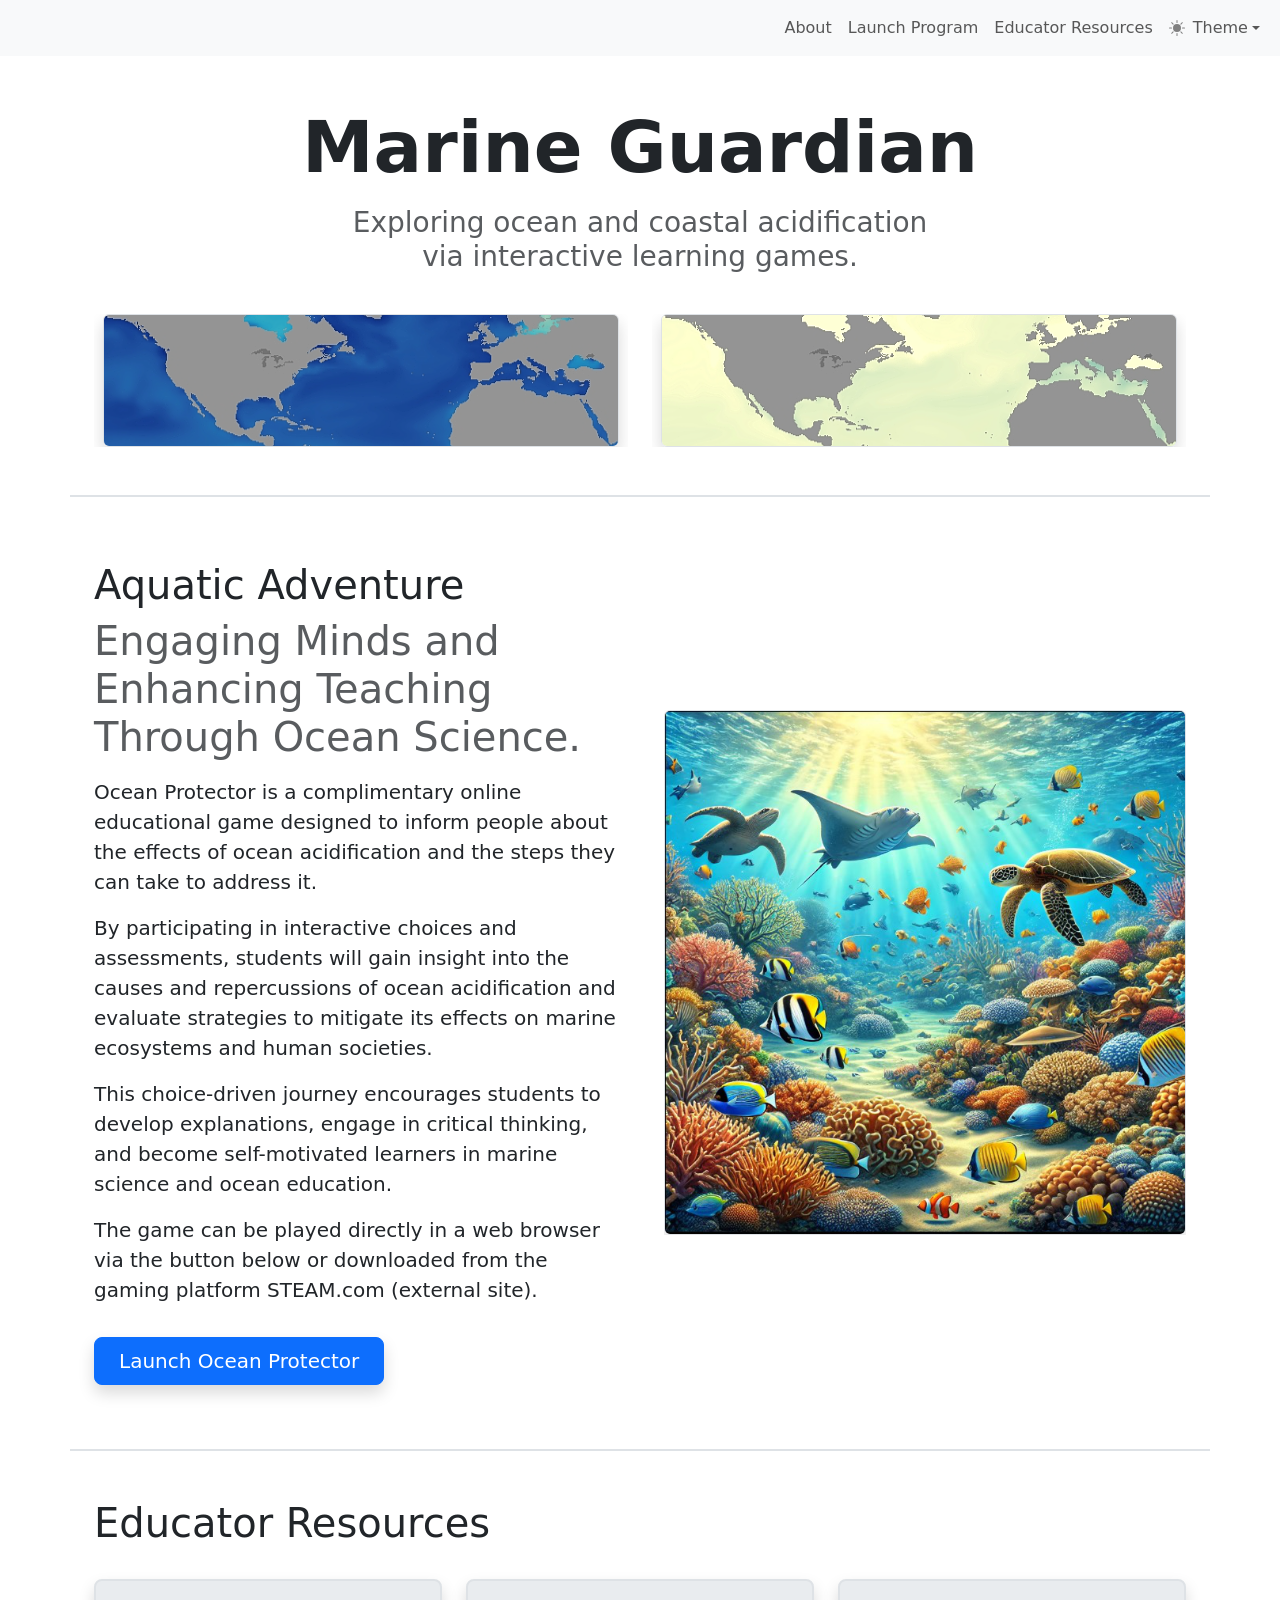
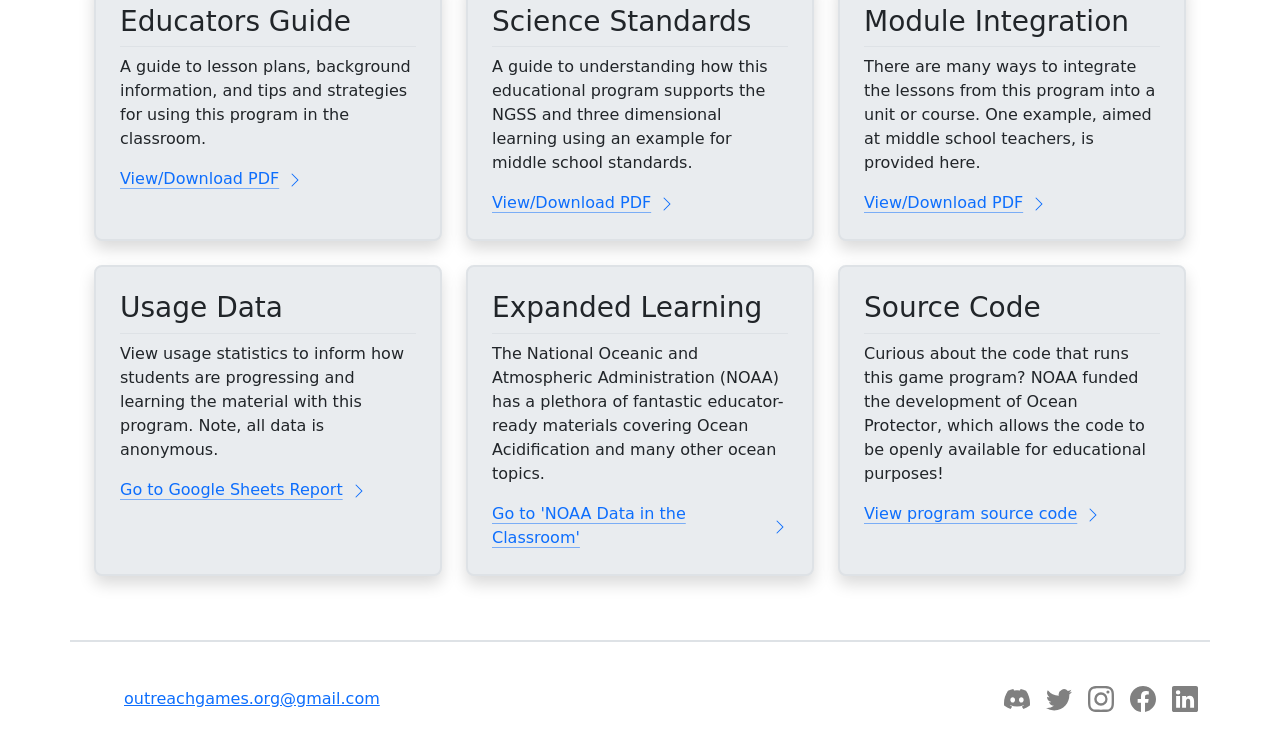
<file: OceanProtector/main.html>
<!doctype html>
<html lang="en" data-bs-theme="auto">

<head>
  <meta charset="utf-8">
  <meta name="viewport" content="width=device-width, initial-scale=1">
  <meta name="description" content="Ocean Protector is an educational game for learning about ocean acidification">
  <meta name="author" content="Alex Zimmerman">
  <meta name="generator" content="Outreach Games, Ocean Protector Game">
  <title>Marine Guardian</title>

  <meta name="keywords" content="outreach, games, education, ocean acidification">

  <link rel="apple-touch-icon" sizes="180x180" href="favicon_io/apple-touch-icon.png">
  <link rel="icon" type="image/png" sizes="32x32" href="favicon_io/favicon-32x32.png">
  <link rel="icon" type="image/png" sizes="16x16" href="favicon_io/favicon-16x16.png">
  <link rel="manifest" href="site.webmanifest">

  <link href="https://cdn.jsdelivr.net/npm/bootstrap@5.3.2/dist/css/bootstrap.min.css" 
    rel="stylesheet" integrity="sha384-T3c6CoIi6uLrA9TneNEoa7RxnatzjcDSCmG1MXxSR1GAsXEV/Dwwykc2MPK8M2HN" crossorigin="anonymous"
  >

  <!--Custom Effects-->
  <script src="../common_files/theme_switch.js"></script>
  <link rel="stylesheet" type="text/css" href="../common_files/custom.css">
  <style>
    .bubble {
            position: absolute;
            width: 40px;
            height: 40px;
            background: radial-gradient(circle, rgba(255, 255, 255, 0.8) 20%, rgba(117, 172, 231, 0.6) 60%, rgba(140, 183, 223, 0.4) 100%);
            border-radius: 50%;
            box-shadow: 0 0 10px rgba(117, 172, 231, 0.6), inset 0 0 5px rgba(140, 183, 223, 0.4) ;
            pointer-events: none;
            animation: rise 4s infinite ease-in;
        }
        @keyframes rise {
            0% {
                transform: translateY(0);
                opacity: 1;
            }
            100% {
                transform: translateY(-300px);
                opacity: 0;
            }
        }
    </style>
    <script>
      document.addEventListener('click', function(e) {
          for (let i = 0; i < 5; i++) { // Generate multiple bubbles
              let bubble = document.createElement('div');
              bubble.classList.add('bubble');
              let size = Math.random() * 30 + 10; // Random size between 10px and 40px
              bubble.style.width = `${size}px`;
              bubble.style.height = `${size}px`;
              bubble.style.left = `${e.pageX - size / 2}px`; // Exact horizontal position
              bubble.style.top = `${e.pageY - size / 2}px`; // Exact vertical position
              bubble.style.animationDuration = `${Math.random() * 2 + 3}s`; // Random duration between 3s and 5s
              document.body.appendChild(bubble);
              
              // Remove bubble after animation
              setTimeout(() => {
                  bubble.remove();
              }, 5000);
          }
      });
  </script>
</head>

<!-- Google tag (gtag.js) -->
<script async src="https://www.googletagmanager.com/gtag/js?id=G-T2FG4JT50E"></script>
<script>
  window.dataLayer = window.dataLayer || [];
  function gtag(){dataLayer.push(arguments);}
  gtag('js', new Date());

  gtag('config', 'G-T2FG4JT50E');
</script>

<body>

  <!--Icons-->
  <svg xmlns="http://www.w3.org/2000/svg" style="display: none;">
    <symbol id="arrow-right-short" viewBox="0 0 16 16">
      <path fill-rule="evenodd"
        d="M4 8a.5.5 0 0 1 .5-.5h5.793L8.146 5.354a.5.5 0 1 1 .708-.708l3 3a.5.5 0 0 1 0 .708l-3 3a.5.5 0 0 1-.708-.708L10.293 8.5H4.5A.5.5 0 0 1 4 8z" />
    </symbol>
    <symbol id="book-half" viewBox="0 0 16 16">
      <path
        d="M8.5 2.687c.654-.689 1.782-.886 3.112-.752 1.234.124 2.503.523 3.388.893v9.923c-.918-.35-2.107-.692-3.287-.81-1.094-.111-2.278-.039-3.213.492V2.687zM8 1.783C7.015.936 5.587.81 4.287.94c-1.514.153-3.042.672-3.994 1.105A.5.5 0 0 0 0 2.5v11a.5.5 0 0 0 .707.455c.882-.4 2.303-.881 3.68-1.02 1.409-.142 2.59.087 3.223.877a.5.5 0 0 0 .78 0c.633-.79 1.814-1.019 3.222-.877 1.378.139 2.8.62 3.681 1.02A.5.5 0 0 0 16 13.5v-11a.5.5 0 0 0-.293-.455c-.952-.433-2.48-.952-3.994-1.105C10.413.809 8.985.936 8 1.783z" />
    </symbol>
    <symbol id="box-seam" viewBox="0 0 16 16">
      <path
        d="M8.186 1.113a.5.5 0 0 0-.372 0L1.846 3.5l2.404.961L10.404 2l-2.218-.887zm3.564 1.426L5.596 5 8 5.961 14.154 3.5l-2.404-.961zm3.25 1.7-6.5 2.6v7.922l6.5-2.6V4.24zM7.5 14.762V6.838L1 4.239v7.923l6.5 2.6zM7.443.184a1.5 1.5 0 0 1 1.114 0l7.129 2.852A.5.5 0 0 1 16 3.5v8.662a1 1 0 0 1-.629.928l-7.185 2.874a.5.5 0 0 1-.372 0L.63 13.09a1 1 0 0 1-.63-.928V3.5a.5.5 0 0 1 .314-.464L7.443.184z" />
    </symbol>
    <symbol id="braces" viewBox="0 0 16 16">
      <path
        d="M2.114 8.063V7.9c1.005-.102 1.497-.615 1.497-1.6V4.503c0-1.094.39-1.538 1.354-1.538h.273V2h-.376C3.25 2 2.49 2.759 2.49 4.352v1.524c0 1.094-.376 1.456-1.49 1.456v1.299c1.114 0 1.49.362 1.49 1.456v1.524c0 1.593.759 2.352 2.372 2.352h.376v-.964h-.273c-.964 0-1.354-.444-1.354-1.538V9.663c0-.984-.492-1.497-1.497-1.6zM13.886 7.9v.163c-1.005.103-1.497.616-1.497 1.6v1.798c0 1.094-.39 1.538-1.354 1.538h-.273v.964h.376c1.613 0 2.372-.759 2.372-2.352v-1.524c0-1.094.376-1.456 1.49-1.456V7.332c-1.114 0-1.49-.362-1.49-1.456V4.352C13.51 2.759 12.75 2 11.138 2h-.376v.964h.273c.964 0 1.354.444 1.354 1.538V6.3c0 .984.492 1.497 1.497 1.6z" />
    </symbol>
    <symbol id="braces-asterisk" viewBox="0 0 16 16">
      <path fill-rule="evenodd"
        d="M1.114 8.063V7.9c1.005-.102 1.497-.615 1.497-1.6V4.503c0-1.094.39-1.538 1.354-1.538h.273V2h-.376C2.25 2 1.49 2.759 1.49 4.352v1.524c0 1.094-.376 1.456-1.49 1.456v1.299c1.114 0 1.49.362 1.49 1.456v1.524c0 1.593.759 2.352 2.372 2.352h.376v-.964h-.273c-.964 0-1.354-.444-1.354-1.538V9.663c0-.984-.492-1.497-1.497-1.6ZM14.886 7.9v.164c-1.005.103-1.497.616-1.497 1.6v1.798c0 1.094-.39 1.538-1.354 1.538h-.273v.964h.376c1.613 0 2.372-.759 2.372-2.352v-1.524c0-1.094.376-1.456 1.49-1.456v-1.3c-1.114 0-1.49-.362-1.49-1.456V4.352C14.51 2.759 13.75 2 12.138 2h-.376v.964h.273c.964 0 1.354.444 1.354 1.538V6.3c0 .984.492 1.497 1.497 1.6ZM7.5 11.5V9.207l-1.621 1.621-.707-.707L6.792 8.5H4.5v-1h2.293L5.172 5.879l.707-.707L7.5 6.792V4.5h1v2.293l1.621-1.621.707.707L9.208 7.5H11.5v1H9.207l1.621 1.621-.707.707L8.5 9.208V11.5h-1Z" />
    </symbol>
    <symbol id="check2" viewBox="0 0 16 16">
      <path
        d="M13.854 3.646a.5.5 0 0 1 0 .708l-7 7a.5.5 0 0 1-.708 0l-3.5-3.5a.5.5 0 1 1 .708-.708L6.5 10.293l6.646-6.647a.5.5 0 0 1 .708 0z" />
    </symbol>
    <symbol id="chevron-right" viewBox="0 0 16 16">
      <path fill-rule="evenodd"
        d="M4.646 1.646a.5.5 0 0 1 .708 0l6 6a.5.5 0 0 1 0 .708l-6 6a.5.5 0 0 1-.708-.708L10.293 8 4.646 2.354a.5.5 0 0 1 0-.708z">
      </path>
    </symbol>
    <symbol id="chevron-expand" viewBox="0 0 16 16">
      <path fill-rule="evenodd"
        d="M3.646 9.146a.5.5 0 0 1 .708 0L8 12.793l3.646-3.647a.5.5 0 0 1 .708.708l-4 4a.5.5 0 0 1-.708 0l-4-4a.5.5 0 0 1 0-.708zm0-2.292a.5.5 0 0 0 .708 0L8 3.207l3.646 3.647a.5.5 0 0 0 .708-.708l-4-4a.5.5 0 0 0-.708 0l-4 4a.5.5 0 0 0 0 .708z" />
    </symbol>
    <symbol id="circle-half" viewBox="0 0 16 16">
      <path d="M8 15A7 7 0 1 0 8 1v14zm0 1A8 8 0 1 1 8 0a8 8 0 0 1 0 16z" />
    </symbol>
    <symbol id="clipboard" viewBox="0 0 16 16">
      <path
        d="M4 1.5H3a2 2 0 0 0-2 2V14a2 2 0 0 0 2 2h10a2 2 0 0 0 2-2V3.5a2 2 0 0 0-2-2h-1v1h1a1 1 0 0 1 1 1V14a1 1 0 0 1-1 1H3a1 1 0 0 1-1-1V3.5a1 1 0 0 1 1-1h1v-1z" />
      <path
        d="M9.5 1a.5.5 0 0 1 .5.5v1a.5.5 0 0 1-.5.5h-3a.5.5 0 0 1-.5-.5v-1a.5.5 0 0 1 .5-.5h3zm-3-1A1.5 1.5 0 0 0 5 1.5v1A1.5 1.5 0 0 0 6.5 4h3A1.5 1.5 0 0 0 11 2.5v-1A1.5 1.5 0 0 0 9.5 0h-3z" />
    </symbol>
    <symbol id="code" viewBox="0 0 16 16">
      <path
        d="M5.854 4.854a.5.5 0 1 0-.708-.708l-3.5 3.5a.5.5 0 0 0 0 .708l3.5 3.5a.5.5 0 0 0 .708-.708L2.707 8l3.147-3.146zm4.292 0a.5.5 0 0 1 .708-.708l3.5 3.5a.5.5 0 0 1 0 .708l-3.5 3.5a.5.5 0 0 1-.708-.708L13.293 8l-3.147-3.146z" />
    </symbol>
    <symbol id="file-earmark-richtext" viewBox="0 0 16 16">
      <path
        d="M14 4.5V14a2 2 0 0 1-2 2H4a2 2 0 0 1-2-2V2a2 2 0 0 1 2-2h5.5L14 4.5zm-3 0A1.5 1.5 0 0 1 9.5 3V1H4a1 1 0 0 0-1 1v12a1 1 0 0 0 1 1h8a1 1 0 0 0 1-1V4.5h-2z" />
      <path
        d="M4.5 12.5A.5.5 0 0 1 5 12h3a.5.5 0 0 1 0 1H5a.5.5 0 0 1-.5-.5zm0-2A.5.5 0 0 1 5 10h6a.5.5 0 0 1 0 1H5a.5.5 0 0 1-.5-.5zm1.639-3.708 1.33.886 1.854-1.855a.25.25 0 0 1 .289-.047l1.888.974V8.5a.5.5 0 0 1-.5.5H5a.5.5 0 0 1-.5-.5V8s1.54-1.274 1.639-1.208zM6.25 6a.75.75 0 1 0 0-1.5.75.75 0 0 0 0 1.5z" />
    </symbol>
    <symbol id="globe2" viewBox="0 0 16 16">
      <path
        d="M0 8a8 8 0 1 1 16 0A8 8 0 0 1 0 8zm7.5-6.923c-.67.204-1.335.82-1.887 1.855-.143.268-.276.56-.395.872.705.157 1.472.257 2.282.287V1.077zM4.249 3.539c.142-.384.304-.744.481-1.078a6.7 6.7 0 0 1 .597-.933A7.01 7.01 0 0 0 3.051 3.05c.362.184.763.349 1.198.49zM3.509 7.5c.036-1.07.188-2.087.436-3.008a9.124 9.124 0 0 1-1.565-.667A6.964 6.964 0 0 0 1.018 7.5h2.49zm1.4-2.741a12.344 12.344 0 0 0-.4 2.741H7.5V5.091c-.91-.03-1.783-.145-2.591-.332zM8.5 5.09V7.5h2.99a12.342 12.342 0 0 0-.399-2.741c-.808.187-1.681.301-2.591.332zM4.51 8.5c.035.987.176 1.914.399 2.741A13.612 13.612 0 0 1 7.5 10.91V8.5H4.51zm3.99 0v2.409c.91.03 1.783.145 2.591.332.223-.827.364-1.754.4-2.741H8.5zm-3.282 3.696c.12.312.252.604.395.872.552 1.035 1.218 1.65 1.887 1.855V11.91c-.81.03-1.577.13-2.282.287zm.11 2.276a6.696 6.696 0 0 1-.598-.933 8.853 8.853 0 0 1-.481-1.079 8.38 8.38 0 0 0-1.198.49 7.01 7.01 0 0 0 2.276 1.522zm-1.383-2.964A13.36 13.36 0 0 1 3.508 8.5h-2.49a6.963 6.963 0 0 0 1.362 3.675c.47-.258.995-.482 1.565-.667zm6.728 2.964a7.009 7.009 0 0 0 2.275-1.521 8.376 8.376 0 0 0-1.197-.49 8.853 8.853 0 0 1-.481 1.078 6.688 6.688 0 0 1-.597.933zM8.5 11.909v3.014c.67-.204 1.335-.82 1.887-1.855.143-.268.276-.56.395-.872A12.63 12.63 0 0 0 8.5 11.91zm3.555-.401c.57.185 1.095.409 1.565.667A6.963 6.963 0 0 0 14.982 8.5h-2.49a13.36 13.36 0 0 1-.437 3.008zM14.982 7.5a6.963 6.963 0 0 0-1.362-3.675c-.47.258-.995.482-1.565.667.248.92.4 1.938.437 3.008h2.49zM11.27 2.461c.177.334.339.694.482 1.078a8.368 8.368 0 0 0 1.196-.49 7.01 7.01 0 0 0-2.275-1.52c.218.283.418.597.597.932zm-.488 1.343a7.765 7.765 0 0 0-.395-.872C9.835 1.897 9.17 1.282 8.5 1.077V4.09c.81-.03 1.577-.13 2.282-.287z" />
    </symbol>
    <symbol id="grid-fill" viewBox="0 0 16 16">
      <path
        d="M1 2.5A1.5 1.5 0 0 1 2.5 1h3A1.5 1.5 0 0 1 7 2.5v3A1.5 1.5 0 0 1 5.5 7h-3A1.5 1.5 0 0 1 1 5.5v-3zm8 0A1.5 1.5 0 0 1 10.5 1h3A1.5 1.5 0 0 1 15 2.5v3A1.5 1.5 0 0 1 13.5 7h-3A1.5 1.5 0 0 1 9 5.5v-3zm-8 8A1.5 1.5 0 0 1 2.5 9h3A1.5 1.5 0 0 1 7 10.5v3A1.5 1.5 0 0 1 5.5 15h-3A1.5 1.5 0 0 1 1 13.5v-3zm8 0A1.5 1.5 0 0 1 10.5 9h3a1.5 1.5 0 0 1 1.5 1.5v3a1.5 1.5 0 0 1-1.5 1.5h-3A1.5 1.5 0 0 1 9 13.5v-3z" />
    </symbol>
    <symbol id="lightning-charge-fill" viewBox="0 0 16 16">
      <path
        d="M11.251.068a.5.5 0 0 1 .227.58L9.677 6.5H13a.5.5 0 0 1 .364.843l-8 8.5a.5.5 0 0 1-.842-.49L6.323 9.5H3a.5.5 0 0 1-.364-.843l8-8.5a.5.5 0 0 1 .615-.09z" />
    </symbol>
    <symbol id="list" viewBox="0 0 16 16">
      <path fill-rule="evenodd"
        d="M2.5 12a.5.5 0 0 1 .5-.5h10a.5.5 0 0 1 0 1H3a.5.5 0 0 1-.5-.5zm0-4a.5.5 0 0 1 .5-.5h10a.5.5 0 0 1 0 1H3a.5.5 0 0 1-.5-.5zm0-4a.5.5 0 0 1 .5-.5h10a.5.5 0 0 1 0 1H3a.5.5 0 0 1-.5-.5z" />
    </symbol>
    <symbol id="magic" viewBox="0 0 16 16">
      <path
        d="M9.5 2.672a.5.5 0 1 0 1 0V.843a.5.5 0 0 0-1 0v1.829Zm4.5.035A.5.5 0 0 0 13.293 2L12 3.293a.5.5 0 1 0 .707.707L14 2.707ZM7.293 4A.5.5 0 1 0 8 3.293L6.707 2A.5.5 0 0 0 6 2.707L7.293 4Zm-.621 2.5a.5.5 0 1 0 0-1H4.843a.5.5 0 1 0 0 1h1.829Zm8.485 0a.5.5 0 1 0 0-1h-1.829a.5.5 0 0 0 0 1h1.829ZM13.293 10A.5.5 0 1 0 14 9.293L12.707 8a.5.5 0 1 0-.707.707L13.293 10ZM9.5 11.157a.5.5 0 0 0 1 0V9.328a.5.5 0 0 0-1 0v1.829Zm1.854-5.097a.5.5 0 0 0 0-.706l-.708-.708a.5.5 0 0 0-.707 0L8.646 5.94a.5.5 0 0 0 0 .707l.708.708a.5.5 0 0 0 .707 0l1.293-1.293Zm-3 3a.5.5 0 0 0 0-.706l-.708-.708a.5.5 0 0 0-.707 0L.646 13.94a.5.5 0 0 0 0 .707l.708.708a.5.5 0 0 0 .707 0L8.354 9.06Z" />
    </symbol>
    <symbol id="menu-button-wide-fill" viewBox="0 0 16 16">
      <path
        d="M1.5 0A1.5 1.5 0 0 0 0 1.5v2A1.5 1.5 0 0 0 1.5 5h13A1.5 1.5 0 0 0 16 3.5v-2A1.5 1.5 0 0 0 14.5 0h-13zm1 2h3a.5.5 0 0 1 0 1h-3a.5.5 0 0 1 0-1zm9.927.427A.25.25 0 0 1 12.604 2h.792a.25.25 0 0 1 .177.427l-.396.396a.25.25 0 0 1-.354 0l-.396-.396zM0 8a2 2 0 0 1 2-2h12a2 2 0 0 1 2 2v5a2 2 0 0 1-2 2H2a2 2 0 0 1-2-2V8zm1 3v2a1 1 0 0 0 1 1h12a1 1 0 0 0 1-1v-2H1zm14-1V8a1 1 0 0 0-1-1H2a1 1 0 0 0-1 1v2h14zM2 8.5a.5.5 0 0 1 .5-.5h9a.5.5 0 0 1 0 1h-9a.5.5 0 0 1-.5-.5zm0 4a.5.5 0 0 1 .5-.5h6a.5.5 0 0 1 0 1h-6a.5.5 0 0 1-.5-.5z" />
    </symbol>
    <symbol id="moon-stars-fill" viewBox="0 0 16 16">
      <path
        d="M6 .278a.768.768 0 0 1 .08.858 7.208 7.208 0 0 0-.878 3.46c0 4.021 3.278 7.277 7.318 7.277.527 0 1.04-.055 1.533-.16a.787.787 0 0 1 .81.316.733.733 0 0 1-.031.893A8.349 8.349 0 0 1 8.344 16C3.734 16 0 12.286 0 7.71 0 4.266 2.114 1.312 5.124.06A.752.752 0 0 1 6 .278z" />
      <path
        d="M10.794 3.148a.217.217 0 0 1 .412 0l.387 1.162c.173.518.579.924 1.097 1.097l1.162.387a.217.217 0 0 1 0 .412l-1.162.387a1.734 1.734 0 0 0-1.097 1.097l-.387 1.162a.217.217 0 0 1-.412 0l-.387-1.162A1.734 1.734 0 0 0 9.31 6.593l-1.162-.387a.217.217 0 0 1 0-.412l1.162-.387a1.734 1.734 0 0 0 1.097-1.097l.387-1.162zM13.863.099a.145.145 0 0 1 .274 0l.258.774c.115.346.386.617.732.732l.774.258a.145.145 0 0 1 0 .274l-.774.258a1.156 1.156 0 0 0-.732.732l-.258.774a.145.145 0 0 1-.274 0l-.258-.774a1.156 1.156 0 0 0-.732-.732l-.774-.258a.145.145 0 0 1 0-.274l.774-.258c.346-.115.617-.386.732-.732L13.863.1z" />
    </symbol>
    <symbol id="palette2" viewBox="0 0 16 16">
      <path
        d="M0 .5A.5.5 0 0 1 .5 0h5a.5.5 0 0 1 .5.5v5.277l4.147-4.131a.5.5 0 0 1 .707 0l3.535 3.536a.5.5 0 0 1 0 .708L10.261 10H15.5a.5.5 0 0 1 .5.5v5a.5.5 0 0 1-.5.5H3a2.99 2.99 0 0 1-2.121-.879A2.99 2.99 0 0 1 0 13.044m6-.21 7.328-7.3-2.829-2.828L6 7.188v5.647zM4.5 13a1.5 1.5 0 1 0-3 0 1.5 1.5 0 0 0 3 0zM15 15v-4H9.258l-4.015 4H15zM0 .5v12.495V.5z" />
      <path d="M0 12.995V13a3.07 3.07 0 0 0 0-.005z" />
    </symbol>
    <symbol id="plugin" viewBox="0 0 16 16">
      <path fill-rule="evenodd"
        d="M1 8a7 7 0 1 1 2.898 5.673c-.167-.121-.216-.406-.002-.62l1.8-1.8a3.5 3.5 0 0 0 4.572-.328l1.414-1.415a.5.5 0 0 0 0-.707l-.707-.707 1.559-1.563a.5.5 0 1 0-.708-.706l-1.559 1.562-1.414-1.414 1.56-1.562a.5.5 0 1 0-.707-.706l-1.56 1.56-.707-.706a.5.5 0 0 0-.707 0L5.318 5.975a3.5 3.5 0 0 0-.328 4.571l-1.8 1.8c-.58.58-.62 1.6.121 2.137A8 8 0 1 0 0 8a.5.5 0 0 0 1 0Z" />
    </symbol>
    <symbol id="plus" viewBox="0 0 16 16">
      <path d="M8 4a.5.5 0 0 1 .5.5v3h3a.5.5 0 0 1 0 1h-3v3a.5.5 0 0 1-1 0v-3h-3a.5.5 0 0 1 0-1h3v-3A.5.5 0 0 1 8 4z" />
    </symbol>
    <symbol id="sun-fill" viewBox="0 0 16 16">
      <path
        d="M8 12a4 4 0 1 0 0-8 4 4 0 0 0 0 8zM8 0a.5.5 0 0 1 .5.5v2a.5.5 0 0 1-1 0v-2A.5.5 0 0 1 8 0zm0 13a.5.5 0 0 1 .5.5v2a.5.5 0 0 1-1 0v-2A.5.5 0 0 1 8 13zm8-5a.5.5 0 0 1-.5.5h-2a.5.5 0 0 1 0-1h2a.5.5 0 0 1 .5.5zM3 8a.5.5 0 0 1-.5.5h-2a.5.5 0 0 1 0-1h2A.5.5 0 0 1 3 8zm10.657-5.657a.5.5 0 0 1 0 .707l-1.414 1.415a.5.5 0 1 1-.707-.708l1.414-1.414a.5.5 0 0 1 .707 0zm-9.193 9.193a.5.5 0 0 1 0 .707L3.05 13.657a.5.5 0 0 1-.707-.707l1.414-1.414a.5.5 0 0 1 .707 0zm9.193 2.121a.5.5 0 0 1-.707 0l-1.414-1.414a.5.5 0 0 1 .707-.707l1.414 1.414a.5.5 0 0 1 0 .707zM4.464 4.465a.5.5 0 0 1-.707 0L2.343 3.05a.5.5 0 1 1 .707-.707l1.414 1.414a.5.5 0 0 1 0 .708z" />
    </symbol>
    <symbol id="three-dots" viewBox="0 0 16 16">
      <path
        d="M3 9.5a1.5 1.5 0 1 1 0-3 1.5 1.5 0 0 1 0 3zm5 0a1.5 1.5 0 1 1 0-3 1.5 1.5 0 0 1 0 3zm5 0a1.5 1.5 0 1 1 0-3 1.5 1.5 0 0 1 0 3z" />
    </symbol>
    <symbol id="tools" viewBox="0 0 16 16">
      <path
        d="M1 0 0 1l2.2 3.081a1 1 0 0 0 .815.419h.07a1 1 0 0 1 .708.293l2.675 2.675-2.617 2.654A3.003 3.003 0 0 0 0 13a3 3 0 1 0 5.878-.851l2.654-2.617.968.968-.305.914a1 1 0 0 0 .242 1.023l3.356 3.356a1 1 0 0 0 1.414 0l1.586-1.586a1 1 0 0 0 0-1.414l-3.356-3.356a1 1 0 0 0-1.023-.242L10.5 9.5l-.96-.96 2.68-2.643A3.005 3.005 0 0 0 16 3c0-.269-.035-.53-.102-.777l-2.14 2.141L12 4l-.364-1.757L13.777.102a3 3 0 0 0-3.675 3.68L7.462 6.46 4.793 3.793a1 1 0 0 1-.293-.707v-.071a1 1 0 0 0-.419-.814L1 0zm9.646 10.646a.5.5 0 0 1 .708 0l3 3a.5.5 0 0 1-.708.708l-3-3a.5.5 0 0 1 0-.708zM3 11l.471.242.529.026.287.445.445.287.026.529L5 13l-.242.471-.026.529-.445.287-.287.445-.529.026L3 15l-.471-.242L2 14.732l-.287-.445L1.268 14l-.026-.529L1 13l.242-.471.026-.529.445-.287.287-.445.529-.026L3 11z" />
    </symbol>
    <symbol id="ui-radios" viewBox="0 0 16 16">
      <path
        d="M7 2.5a.5.5 0 0 1 .5-.5h7a.5.5 0 0 1 .5.5v1a.5.5 0 0 1-.5.5h-7a.5.5 0 0 1-.5-.5v-1zM0 12a3 3 0 1 1 6 0 3 3 0 0 1-6 0zm7-1.5a.5.5 0 0 1 .5-.5h7a.5.5 0 0 1 .5.5v1a.5.5 0 0 1-.5.5h-7a.5.5 0 0 1-.5-.5v-1zm0-5a.5.5 0 0 1 .5-.5h5a.5.5 0 0 1 0 1h-5a.5.5 0 0 1-.5-.5zm0 8a.5.5 0 0 1 .5-.5h5a.5.5 0 0 1 0 1h-5a.5.5 0 0 1-.5-.5zM3 1a3 3 0 1 0 0 6 3 3 0 0 0 0-6zm0 4.5a1.5 1.5 0 1 1 0-3 1.5 1.5 0 0 1 0 3z" />
    </symbol>
    <symbol id="facebook" viewBox="0 0 16 16">
      <path
        d="M16 8.049c0-4.446-3.582-8.05-8-8.05C3.58 0-.002 3.603-.002 8.05c0 4.017 2.926 7.347 6.75 7.951v-5.625h-2.03V8.05H6.75V6.275c0-2.017 1.195-3.131 3.022-3.131.876 0 1.791.157 1.791.157v1.98h-1.009c-.993 0-1.303.621-1.303 1.258v1.51h2.218l-.354 2.326H9.25V16c3.824-.604 6.75-3.934 6.75-7.951z">
      </path>
    </symbol>
    <symbol id="instagram" viewBox="0 0 16 16">
      <path
        d="M8 0C5.829 0 5.556.01 4.703.048 3.85.088 3.269.222 2.76.42a3.917 3.917 0 0 0-1.417.923A3.927 3.927 0 0 0 .42 2.76C.222 3.268.087 3.85.048 4.7.01 5.555 0 5.827 0 8.001c0 2.172.01 2.444.048 3.297.04.852.174 1.433.372 1.942.205.526.478.972.923 1.417.444.445.89.719 1.416.923.51.198 1.09.333 1.942.372C5.555 15.99 5.827 16 8 16s2.444-.01 3.298-.048c.851-.04 1.434-.174 1.943-.372a3.916 3.916 0 0 0 1.416-.923c.445-.445.718-.891.923-1.417.197-.509.332-1.09.372-1.942C15.99 10.445 16 10.173 16 8s-.01-2.445-.048-3.299c-.04-.851-.175-1.433-.372-1.941a3.926 3.926 0 0 0-.923-1.417A3.911 3.911 0 0 0 13.24.42c-.51-.198-1.092-.333-1.943-.372C10.443.01 10.172 0 7.998 0h.003zm-.717 1.442h.718c2.136 0 2.389.007 3.232.046.78.035 1.204.166 1.486.275.373.145.64.319.92.599.28.28.453.546.598.92.11.281.24.705.275 1.485.039.843.047 1.096.047 3.231s-.008 2.389-.047 3.232c-.035.78-.166 1.203-.275 1.485a2.47 2.47 0 0 1-.599.919c-.28.28-.546.453-.92.598-.28.11-.704.24-1.485.276-.843.038-1.096.047-3.232.047s-2.39-.009-3.233-.047c-.78-.036-1.203-.166-1.485-.276a2.478 2.478 0 0 1-.92-.598 2.48 2.48 0 0 1-.6-.92c-.109-.281-.24-.705-.275-1.485-.038-.843-.046-1.096-.046-3.233 0-2.136.008-2.388.046-3.231.036-.78.166-1.204.276-1.486.145-.373.319-.64.599-.92.28-.28.546-.453.92-.598.282-.11.705-.24 1.485-.276.738-.034 1.024-.044 2.515-.045v.002zm4.988 1.328a.96.96 0 1 0 0 1.92.96.96 0 0 0 0-1.92zm-4.27 1.122a4.109 4.109 0 1 0 0 8.217 4.109 4.109 0 0 0 0-8.217zm0 1.441a2.667 2.667 0 1 1 0 5.334 2.667 2.667 0 0 1 0-5.334z">
      </path>
    </symbol>
    <symbol id="twitter" viewBox="0 0 16 16">
      <path
        d="M5.026 15c6.038 0 9.341-5.003 9.341-9.334 0-.14 0-.282-.006-.422A6.685 6.685 0 0 0 16 3.542a6.658 6.658 0 0 1-1.889.518 3.301 3.301 0 0 0 1.447-1.817 6.533 6.533 0 0 1-2.087.793A3.286 3.286 0 0 0 7.875 6.03a9.325 9.325 0 0 1-6.767-3.429 3.289 3.289 0 0 0 1.018 4.382A3.323 3.323 0 0 1 .64 6.575v.045a3.288 3.288 0 0 0 2.632 3.218 3.203 3.203 0 0 1-.865.115 3.23 3.23 0 0 1-.614-.057 3.283 3.283 0 0 0 3.067 2.277A6.588 6.588 0 0 1 .78 13.58a6.32 6.32 0 0 1-.78-.045A9.344 9.344 0 0 0 5.026 15z">
      </path>
    </symbol>
    <symbol id="email" viewBox="0 0 24 24">
      <path>
        d="M12 2.02c5.514 0 10 4.486 10 10s-4.486 10-10 10-10-4.486-10-10 4.486-10 10-10zm0-2c-6.627 0-12 5.373-12 12s5.373 12 12 12 12-5.373 12-12-5.373-12-12-12zm0 12.55l-5.992-4.57h11.983l-5.991 4.57zm0 1.288l-6-4.629v6.771h12v-6.771l-6 4.629z">
      </path>
    </symbol>
    <symbol id="linkedin" viewBox="0 0 16 16">
      <path
        d="M0 1.146C0 .513.526 0 1.175 0h13.65C15.474 0 16 .513 16 1.146v13.708c0 .633-.526 1.146-1.175 1.146H1.175C.526 16 0 15.487 0 14.854V1.146zm4.943 12.248V6.169H2.542v7.225h2.401zm-1.2-8.212c.837 0 1.358-.554 1.358-1.248-.015-.709-.52-1.248-1.342-1.248-.822 0-1.359.54-1.359 1.248 0 .694.521 1.248 1.327 1.248h.016zm4.908 8.212V9.359c0-.216.016-.432.08-.586.173-.431.568-.878 1.232-.878.869 0 1.216.662 1.216 1.634v3.865h2.401V9.25c0-2.22-1.184-3.252-2.764-3.252-1.274 0-1.845.7-2.165 1.193v.025h-.016a5.54 5.54 0 0 1 .016-.025V6.169h-2.4c.03.678 0 7.225 0 7.225h2.4z">
    </symbol>
    <symbol id="discord" viewBox="0 0 16 16">
      <path
        d="M13.545 2.907a13.227 13.227 0 0 0-3.257-1.011.05.05 0 0 0-.052.025c-.141.25-.297.577-.406.833a12.19 12.19 0 0 0-3.658 0 8.258 8.258 0 0 0-.412-.833.051.051 0 0 0-.052-.025c-1.125.194-2.22.534-3.257 1.011a.041.041 0 0 0-.021.018C.356 6.024-.213 9.047.066 12.032c.001.014.01.028.021.037a13.276 13.276 0 0 0 3.995 2.02.05.05 0 0 0 .056-.019c.308-.42.582-.863.818-1.329a.05.05 0 0 0-.01-.059.051.051 0 0 0-.018-.011 8.875 8.875 0 0 1-1.248-.595.05.05 0 0 1-.02-.066.051.051 0 0 1 .015-.019c.084-.063.168-.129.248-.195a.05.05 0 0 1 .051-.007c2.619 1.196 5.454 1.196 8.041 0a.052.052 0 0 1 .053.007c.08.066.164.132.248.195a.051.051 0 0 1-.004.085 8.254 8.254 0 0 1-1.249.594.05.05 0 0 0-.03.03.052.052 0 0 0 .003.041c.24.465.515.909.817 1.329a.05.05 0 0 0 .056.019 13.235 13.235 0 0 0 4.001-2.02.049.049 0 0 0 .021-.037c.334-3.451-.559-6.449-2.366-9.106a.034.034 0 0 0-.02-.019Zm-8.198 7.307c-.789 0-1.438-.724-1.438-1.612 0-.889.637-1.613 1.438-1.613.807 0 1.45.73 1.438 1.613 0 .888-.637 1.612-1.438 1.612Zm5.316 0c-.788 0-1.438-.724-1.438-1.612 0-.889.637-1.613 1.438-1.613.807 0 1.451.73 1.438 1.613 0 .888-.631 1.612-1.438 1.612Z">
    </symbol>
  </svg>

  <!--Header/Nav Bar-->
  <header class="navbar navbar-expand-lg bd-navbar bg-body-tertiary sticky-top">
    <nav class="container-fluid" aria-label="Main navigation">
      <!-- <a class="navbar-brand" href="../index.html">
        <img src="game_program/Asset_logo.png" alt="Logo" width="32" height="32">
        Outreach Games
      </a> -->
      <button class="navbar-toggler" type="button" data-bs-toggle="collapse" data-bs-target="#navbarScroll"
        aria-controls="navbarScroll" aria-expanded="false" aria-label="Toggle navigation">
        <span class="navbar-toggler-icon"></span>
      </button>
      <div class="collapse navbar-collapse justify-content-end" id="navbarScroll">
        <ul class="navbar-nav">
          <li class="nav-item">
            <a class="nav-link" href="#section-about">About</a>
          </li>
          <li class="nav-item">
            <a class="nav-link" href="game_program/index.html">Launch Program</a>
          </li>
          <li class="nav-item">
            <a class="nav-link" href="#educator-resources">Educator Resources</a>
          </li>
          <!--Theme selector-->
          <li class="nav-item dropdown">
            <button class="btn btn-link nav-link dropdown-toggle d-flex align-items-center" id="bd-theme" type="button"
              aria-expanded="false" data-bs-toggle="dropdown" data-bs-display="static">
              <svg class="bi my-1 theme-icon-active" width="16" height="16" fill="#808080">
                <use href="#circle-half"></use>
              </svg>
              <span class="d-lg-inline-flex ms-2">Theme</span>
            </button>
            <ul class="dropdown-menu dropdown-menu-end" aria-labelledby="bd-theme"
              style="--bs-dropdown-min-width: 2rem;">
              <li>
                <button type="button" class="dropdown-item d-flex align-items-center" data-bs-theme-value="light">
                  <svg class="bi me-2 opacity-50 theme-icon" width="16" height="16" fill="#808080">
                    <use href="#sun-fill"></use>
                  </svg>
                  Light
                  <svg class="bi ms-auto d-none">
                    <use href="#check2"></use>
                  </svg>
                </button>
              </li>
              <li>
                <button type="button" class="dropdown-item d-flex align-items-center" data-bs-theme-value="dark">
                  <svg class="bi me-2 opacity-50 theme-icon" width="16" height="16" fill="#808080">
                    <use href="#moon-stars-fill"></use>
                  </svg>
                  Dark
                  <svg class="bi ms-auto d-none">
                    <use href="#check2"></use>
                  </svg>
                </button>
              </li>
              <li>
                <button type="button" class="dropdown-item d-flex align-items-center active" data-bs-theme-value="auto">
                  <svg class="bi me-2 opacity-50 theme-icon" width="16" height="16" fill="#2B3990">
                    <use href="#circle-half"></use>
                  </svg>
                  Auto
                  <svg class="bi ms-auto d-none">
                    <use href="#check2"></use>
                  </svg>
                </button>
              </li>
            </ul>
          </li>
        </ul>
      </div>
    </nav>
  </header>

  <!--Hero (Title)-->
  <div class="px-4 pt-5 text-lg-center">
    <h1 class="display-2 fw-bold">Marine Guardian</h1>
    <div class="col-lg-6 mx-auto">
      <h3 class="text-muted mt-3 fw-light">
        Exploring ocean and coastal acidification via interactive learning games.
      </h3>
    </div>
    <div class="container border-2 px-4 py-4 border-bottom border-2">
      <div class="row row-cols-1 row-cols-md-2 mt-2 mb-4">
        <div class="feature col">
          <div class="hovereffect">
            <img class="img-responsive d-block mx-lg-auto img-fluid border rounded shadow"
              src="custom_web_files/ocean_pH_start.png" alt="OA Start" loading="lazy">
            <div class="overlay">
              <p class="h4">Past Ocean pH ~8.2 (1861)</p>
              <a class="p d-none d-md-block"
                href="https://www.nnvl.noaa.gov/view/globaldata.html#ACID?timespan=yearly&date=1861-12-31&lat=-6.25&lon=0&zoom=3">
                Link to NOAA Data Model
              </a>
            </div>
          </div>
        </div>
        <div class="feature col">
          <div class="hovereffect">
            <img class="img-responsive d-block mx-lg-auto img-fluid border rounded shadow"
              src="custom_web_files/ocean_pH_end.png" alt="OA End" loading="lazy">
            <div class="overlay">
              <p class="h4">Future Ocean pH ~7.8 (2100)</p>
              <a class="p d-none d-md-block"
                href="https://www.nnvl.noaa.gov/view/globaldata.html#ACID?timespan=yearly&date=2100-12-31&lat=-6.25&lon=0&zoom=3">
                Link to NOAA Data Model
              </a>
            </div>
          </div>
        </div>
      </div>
    </div>
  </div>

  <!--Call to Action (About and Run Game)-->
  <div class="container px-4 py-3 border-bottom border-2" id="section-about">
    <div class="row flex-lg-row-reverse align-items-center g-5 py-5">
      <div class="col-10 col-sm-8 col-lg-6">
        <div class="hovereffect">
          <img class="img-responsive d-block mx-lg-auto img-fluid border rounded shadow"
            src="custom_web_files/screenshot_1.png" alt="OA Screenshot" loading="lazy">
          <div class="overlay">
            <p class="h3">Screenshot from  Marine Gaurdian</p>
            <p class="p d-none d-md-block">This stunning screenshot highlights a flourishing tuna school. In the game, students explore the effects of ocean acidification by making choices and observing their impact on marine ecosystems in real-time.
            </p>
          </div>
        </div>
      </div>
      <div class="col-lg-6">
        <h1 class="h1">Aquatic Adventure</h1>
        <h1 class="h1 text-muted mb-3">Engaging Minds and Enhancing Teaching Through Ocean Science.</h1>
        <p class="lead">Ocean Protector is a complimentary online educational game designed to inform people about the effects of ocean acidification and the steps they can take to address it.
        </p>
        <p class="lead">By participating in interactive choices and assessments, students will gain insight into the causes and repercussions of ocean acidification and evaluate strategies to mitigate its effects on marine ecosystems and human societies.</p>
        <p class="lead">This choice-driven journey encourages students to develop explanations, engage in critical thinking, and become self-motivated learners in marine science and ocean education.
        </p>
        <p class="lead">
          The game can be played directly in a web browser via the button below or downloaded from the gaming platform STEAM.com (external site).
         </p>
        <div class="d-grid d-md-flex justify-content-md-start">
          <button type="button" class="btn btn-primary btn-lg px-4 mt-3 shadow">
            <a class="nav-link" href="game_program/index.html">Launch Ocean Protector</a>
          </button>
        </div>
      </div>
    </div>
  </div>

  <!--Content (Educator Resources)-->
  <div class="container px-4 py-5 border-bottom border-2" id="educator-resources">
    <h1 class="h1 pb-2">Educator Resources</h1>
    <div class="row g-4 py-3 row-cols-1 row-cols-lg-3">
      <!--Educators Guide-->
      <div class="feature col">
        <div class="h-100 p-4 border rounded-3 bg-body-secondary border-2 shadow">
          <h3 class="h3 pb-2 border-bottom bg-body-secondary">Educators Guide</h3>
          <p>A guide to lesson plans, background information, and tips
            and strategies for using this program in the classroom.
          </p>
          <a href="custom_web_files/OPG_Ed_Educator_Guide.pdf" class="icon-link d-inline-flex align-items-center">
            View/Download PDF
            <svg class="bi" width="1em" height="1em"><use xlink:href="#chevron-right"></use></svg>
          </a>
        </div>
      </div>
      <!--NGSS Alignment-->
      <div class="feature col">
        <div class="h-100 p-4 border rounded-3 bg-body-secondary border-2 shadow">
          <h3 class="h3 pb-2 border-bottom">Science Standards</h3>
          <p>
            A guide to understanding how this educational program supports the NGSS
            and three dimensional learning using an example for middle school standards.
          </p>
          <a href="custom_web_files/OPG_Ed_NGSS_Alignment.pdf" class="icon-link d-inline-flex align-items-center">
            View/Download PDF
            <svg class="bi" width="1em" height="1em"><use xlink:href="#chevron-right"></use></svg>
          </a>
        </div>
      </div>
      <!--Module Integration-->
      <div class="feature col">
        <div class="h-100 p-4 border rounded-3 bg-body-secondary border-2 shadow">
          <h3 class="h3 pb-2 border-bottom">Module Integration</h3>
          <p>There are many ways to integrate the lessons from this program into a unit or course.
            One example, aimed at middle school teachers, is provided here.
          </p>
          <a href="custom_web_files/OPG_Ed_Module_Integration.pdf" class="icon-link d-inline-flex align-items-center">
            View/Download PDF
            <svg class="bi" width="1em" height="1em"><use xlink:href="#chevron-right"></use></svg>
          </a>
        </div>
      </div>
      <!--Usage Data-->
      <div class="feature col">
        <div class="h-100 p-4 border rounded-3 bg-body-secondary border-2 shadow">
          <h3 class="h3 pb-2 border-bottom">Usage Data</h3>
          <p>View usage statistics to inform how students are progressing and learning the material with this program. Note, all data is anonymous. 
          </p>
          <a href="https://docs.google.com/spreadsheets/d/1gisUU8HIs2_JcRbW2LxjusDa6IHTNBM-yAVTxverdCY/edit?usp=sharing" class="icon-link d-inline-flex align-items-center">
            Go to Google Sheets Report
            <svg class="bi" width="1em" height="1em"><use xlink:href="#chevron-right"></use></svg>
          </a>
        </div>
      </div>
      <!--NOAA Links-->
      <div class="feature col">
        <div class="h-100 p-4 border rounded-3 bg-body-secondary border-2 shadow">
          <h3 class="h3 pb-2 border-bottom">Expanded Learning</h3>
          <p>The National Oceanic and Atmospheric Administration (NOAA)
            has a plethora of fantastic educator-ready materials covering
            Ocean Acidification and many other ocean topics.
          </p>
          <a href="https://dataintheclassroom.noaa.gov/" class="icon-link d-inline-flex align-items-center">
            Go to 'NOAA Data in the Classroom'
            <svg class="bi" width="1em" height="1em"><use xlink:href="#chevron-right"></use></svg>
          </a>
        </div>
      </div>
      <!--Source Code-->
      <div class="feature col">
        <div class="h-100 p-4 border rounded-3 bg-body-secondary border-2 shadow">
          <h3 class="h3 pb-2 border-bottom">Source Code</h3>
          <p>Curious about the code that runs this game program?
            NOAA funded the development of Ocean Protector, 
            which allows the code to be openly available for educational purposes!
          </p>
          <a href="https://github.com/OutreachGames/Ocean-Protector-Game" class="icon-link d-inline-flex align-items-center">
            View program source code
            <svg class="bi" width="1em" height="1em"><use xlink:href="#chevron-right"></use></svg>
          </a>
        </div>
      </div>
    </div>
  </div>
  </div>

  <!--Footer-->
  <div class="container">
    <footer class="d-flex flex-wrap justify-content-between align-items-center py-3 my-4">
      <div class="col-md-4 d-flex align-items-center">
        <a class="text-muted" href="mailto:outreachgames.org@gmail.com">
          <svg class="bi" width="34" height="34" fill="#808080">
            <use xlink:href="#email"></use>
          </svg>
        </a>
        <a class="d-lg-inline-flex ms-2" href="mailto:outreachgames.org@gmail.com">
          outreachgames.org@gmail.com
        </a>
      </div>

      <ul class="nav col-md-4 justify-content-end list-unstyled d-flex">
        <li class="ms-3">
          <a class="text-muted" href="https://discord.gg/wC9yCebBdR">
            <svg class="bi" width="26" height="26" fill="#808080">
              <use xlink:href="#discord"></use>
            </svg>
          </a>
        </li>
        <li class="ms-3">
          <a class="text-muted" href="https://twitter.com/outreach_games">
            <svg class="bi" width="26" height="26" fill="#808080">
              <use xlink:href="#twitter"></use>
            </svg>
          </a>
        </li>
        <li class="ms-3">
          <a class="text-muted" href="https://www.instagram.com/outreachgames/">
            <svg class="bi" width="26" height="26" fill="#808080">
              <use xlink:href="#instagram"></use>
            </svg>
          </a>
        </li>
        <li class="ms-3">
          <a class="text-muted" href="https://www.facebook.com/outreachgames/">
            <svg class="bi" width="26" height="26" fill="#808080">
              <use xlink:href="#facebook"></use>
            </svg>
          </a>
        </li>
        <li class="ms-3">
          <a class="text-muted" href="https://www.linkedin.com/company/outreachgames">
            <svg class="bi" width="26" height="26" fill="#808080">
              <use xlink:href="#linkedin"></use>
            </svg>
          </a>
        </li>
      </ul>
    </footer>
  </div>

  <script src="https://cdn.jsdelivr.net/npm/bootstrap@5.3.2/dist/js/bootstrap.bundle.min.js" 
    integrity="sha384-C6RzsynM9kWDrMNeT87bh95OGNyZPhcTNXj1NW7RuBCsyN/o0jlpcV8Qyq46cDfL" 
    crossorigin="anonymous">
  </script>

</body>

</html>
</file>
<file: common_files/custom.css>
.hovereffect {
  width: 100%;
  height: 100%;
  float: left;
  overflow: hidden;
  position: relative;
  text-align: center;
  cursor: default;
}

.hovereffect .overlay {
  position: absolute;
  overflow: hidden;
  width: 80%;
  height: 80%;
  left: 10%;
  top: 10%;
  border-bottom: 1px solid #fff;
  border-top: 1px solid #fff;
  -webkit-transition: opacity 0.35s, -webkit-transform 0.35s;
  transition: opacity 0.35s, transform 0.35s;
  -webkit-transform: scale(0, 1);
  -ms-transform: scale(0, 1);
  transform: scale(0, 1);
}

.hovereffect:hover .overlay {
  opacity: 1;
  filter: alpha(opacity=100);
  -webkit-transform: scale(1);
  -ms-transform: scale(1);
  transform: scale(1);
}

.hovereffect img {
  display: block;
  position: relative;
  -webkit-transition: all 0.35s;
  transition: all 0.35s;
}

.hovereffect:hover img {
  filter: url('data:image/svg+xml;charset=utf-8,<svg xmlns="http://www.w3.org/2000/svg"><filter id="filter"><feComponentTransfer color-interpolation-filters="sRGB"><feFuncR type="linear" slope="0.6" /><feFuncG type="linear" slope="0.6" /><feFuncB type="linear" slope="0.6" /></feComponentTransfer></filter></svg>#filter');
  filter: brightness(0.2);
  -webkit-filter: brightness(0.2);
}

.hovereffect a {
  padding: 0.5em 0;
  opacity: 0;
  filter: alpha(opacity=0);
  -webkit-transition: opacity 0.35s, -webkit-transform 0.35s;
  transition: opacity 0.35s, transform 0.35s;
  -webkit-transform: translate3d(0, 100%, 0);
  transform: translate3d(0, 100%, 0);
}
.hovereffect p {
  color: #fff;
  padding: 0.5em 0;
  opacity: 0;
  filter: alpha(opacity=0);
  -webkit-transition: opacity 0.35s, -webkit-transform 0.35s;
  transition: opacity 0.35s, transform 0.35s;
  -webkit-transform: translate3d(0, 100%, 0);
  transform: translate3d(0, 100%, 0);
}

.hovereffect:hover a,
.hovereffect:hover p {
  opacity: 1;
  filter: alpha(opacity=100);
  -webkit-transform: translate3d(0, 0, 0);
  transform: translate3d(0, 0, 0);
}

.icon-link > .bi {
  margin-top: 0.125rem;
  margin-left: 0.125rem;
  fill: currentcolor;
  transition: transform 0.25s ease-in-out;
}
.icon-link:hover > .bi {
  transform: translate(0.25rem);
}
</file>
